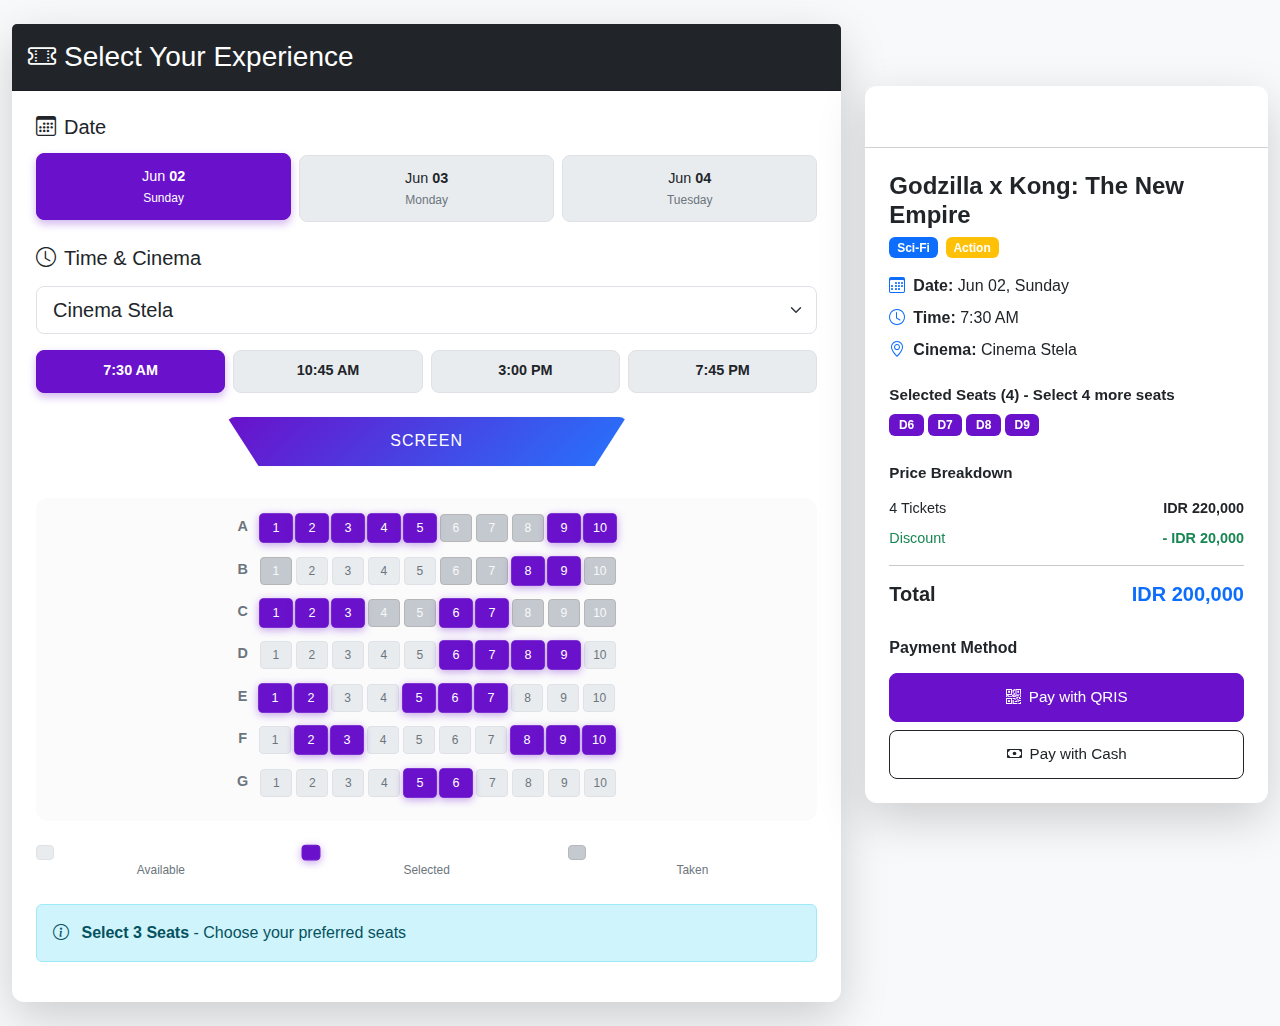
<file: index.html>
<!DOCTYPE html>
<html lang="en">
<head>
    <meta charset="UTF-8">
    <meta name="viewport" content="width=device-width, initial-scale=1.0">
    <title>Movie Ticket Booking</title>
    <!-- Bootstrap 5 CSS -->
    <link href="https://cdn.jsdelivr.net/npm/bootstrap@5.3.2/dist/css/bootstrap.min.css" rel="stylesheet">
    <!-- Bootstrap Icons -->
    <link rel="stylesheet" href="https://cdn.jsdelivr.net/npm/bootstrap-icons@1.11.0/font/bootstrap-icons.css">
    <!-- Custom CSS -->
    <link rel="stylesheet" href="styles.css">
</head>
<body>
    <div class="container-fluid py-4">
        <div class="row g-4 justify-content-center">
            <!-- Left Section - Seat Selection -->
            <div class="col-lg-8">
                <div class="card shadow-lg border-0">
                    <div class="card-header bg-dark text-white py-3">
                        <h3 class="mb-0"><i class="bi bi-ticket-perforated me-2"></i>Select Your Experience</h3>
                    </div>
                    <div class="card-body p-4">
                        
                        <!-- Date Selection -->
                        <div class="mb-4">
                            <h5 class="mb-3"><i class="bi bi-calendar3 me-2"></i>Date</h5>
                            <div class="row g-2">
                                <div class="col-4">
                                    <div class="date-card active" data-date="2024-06-02">
                                        <div class="date-header">Jun <strong>02</strong></div>
                                        <div class="date-day">sunday</div>
                                    </div>
                                </div>
                                <div class="col-4">
                                    <div class="date-card" data-date="2024-06-03">
                                        <div class="date-header">Jun <strong>03</strong></div>
                                        <div class="date-day">monday</div>
                                    </div>
                                </div>
                                <div class="col-4">
                                    <div class="date-card" data-date="2024-06-04">
                                        <div class="date-header">Jun <strong>04</strong></div>
                                        <div class="date-day">tuesday</div>
                                    </div>
                                </div>
                            </div>
                        </div>

                        <!-- Cinema and Time Selection -->
                        <div class="mb-4">
                            <h5 class="mb-3"><i class="bi bi-clock me-2"></i>Time & Cinema</h5>
                            <div class="row mb-3">
                                <div class="col-12">
                                    <select class="form-select form-select-lg">
                                        <option selected>Cinema Stela</option>
                                        <option>Cinema Plaza</option>
                                        <option>Cinema Mall</option>
                                    </select>
                                </div>
                            </div>
                            
                            <div class="row g-2">
                                <div class="col-6 col-md-3">
                                    <button class="btn btn-outline-primary w-100 time-btn active">
                                        <div class="fw-bold">7:30 AM</div>
                                    </button>
                                </div>
                                <div class="col-6 col-md-3">
                                    <button class="btn btn-outline-primary w-100 time-btn">
                                        <div class="fw-bold">10:45 AM</div>
                                    </button>
                                </div>
                                <div class="col-6 col-md-3">
                                    <button class="btn btn-outline-primary w-100 time-btn">
                                        <div class="fw-bold">3:00 PM</div>
                                    </button>
                                </div>
                                <div class="col-6 col-md-3">
                                    <button class="btn btn-outline-primary w-100 time-btn">
                                        <div class="fw-bold">7:45 PM</div>
                                    </button>
                                </div>
                            </div>
                        </div>

                        <!-- Screen -->
                        <div class="text-center mb-4">
                            <div class="screen-modern">
                                <div class="screen-label">SCREEN</div>
                            </div>
                        </div>
                        <!-- Seating Chart -->
                        <div class="seating-chart-modern mb-4">
                            <!-- Row A -->
                            <div class="row g-1 justify-content-center mb-2">
                                <div class="col-auto"><span class="row-label">A</span></div>
                                <div class="col-auto"><div class="seat selected" data-seat="A1">1</div></div>
                                <div class="col-auto"><div class="seat selected" data-seat="A2">2</div></div>
                                <div class="col-auto"><div class="seat selected" data-seat="A3">3</div></div>
                                <div class="col-auto"><div class="seat selected" data-seat="A4">4</div></div>
                                <div class="col-auto"><div class="seat selected" data-seat="A5">5</div></div>
                                <div class="col-auto"><div class="seat unavailable" data-seat="A6">6</div></div>
                                <div class="col-auto"><div class="seat unavailable" data-seat="A7">7</div></div>
                                <div class="col-auto"><div class="seat unavailable" data-seat="A8">8</div></div>
                                <div class="col-auto"><div class="seat selected" data-seat="A9">9</div></div>
                                <div class="col-auto"><div class="seat selected" data-seat="A10">10</div></div>
                            </div>
                            
                            <!-- Row B -->
                            <div class="row g-1 justify-content-center mb-2">
                                <div class="col-auto"><span class="row-label">B</span></div>
                                <div class="col-auto"><div class="seat unavailable" data-seat="B1">1</div></div>
                                <div class="col-auto"><div class="seat available" data-seat="B2">2</div></div>
                                <div class="col-auto"><div class="seat available" data-seat="B3">3</div></div>
                                <div class="col-auto"><div class="seat available" data-seat="B4">4</div></div>
                                <div class="col-auto"><div class="seat available" data-seat="B5">5</div></div>
                                <div class="col-auto"><div class="seat unavailable" data-seat="B6">6</div></div>
                                <div class="col-auto"><div class="seat unavailable" data-seat="B7">7</div></div>
                                <div class="col-auto"><div class="seat selected" data-seat="B8">8</div></div>
                                <div class="col-auto"><div class="seat selected" data-seat="B9">9</div></div>
                                <div class="col-auto"><div class="seat unavailable" data-seat="B10">10</div></div>
                            </div>
                            
                            <!-- Row C -->
                            <div class="row g-1 justify-content-center mb-2">
                                <div class="col-auto"><span class="row-label">C</span></div>
                                <div class="col-auto"><div class="seat selected" data-seat="C1">1</div></div>
                                <div class="col-auto"><div class="seat selected" data-seat="C2">2</div></div>
                                <div class="col-auto"><div class="seat selected" data-seat="C3">3</div></div>
                                <div class="col-auto"><div class="seat unavailable" data-seat="C4">4</div></div>
                                <div class="col-auto"><div class="seat unavailable" data-seat="C5">5</div></div>
                                <div class="col-auto"><div class="seat selected" data-seat="C6">6</div></div>
                                <div class="col-auto"><div class="seat selected" data-seat="C7">7</div></div>
                                <div class="col-auto"><div class="seat unavailable" data-seat="C8">8</div></div>
                                <div class="col-auto"><div class="seat unavailable" data-seat="C9">9</div></div>
                                <div class="col-auto"><div class="seat unavailable" data-seat="C10">10</div></div>
                            </div>
                            
                            <!-- Row D -->
                            <div class="row g-1 justify-content-center mb-2">
                                <div class="col-auto"><span class="row-label">D</span></div>
                                <div class="col-auto"><div class="seat available" data-seat="D1">1</div></div>
                                <div class="col-auto"><div class="seat available" data-seat="D2">2</div></div>
                                <div class="col-auto"><div class="seat available" data-seat="D3">3</div></div>
                                <div class="col-auto"><div class="seat available" data-seat="D4">4</div></div>
                                <div class="col-auto"><div class="seat available" data-seat="D5">5</div></div>
                                <div class="col-auto"><div class="seat available" data-seat="D6">6</div></div>
                                <div class="col-auto"><div class="seat available" data-seat="D7">7</div></div>
                                <div class="col-auto"><div class="seat available" data-seat="D8">8</div></div>
                                <div class="col-auto"><div class="seat available" data-seat="D9">9</div></div>
                                <div class="col-auto"><div class="seat available" data-seat="D10">10</div></div>
                            </div>
                            
                            <!-- Row E -->
                            <div class="row g-1 justify-content-center mb-2">
                                <div class="col-auto"><span class="row-label">E</span></div>
                                <div class="col-auto"><div class="seat selected" data-seat="E1">1</div></div>
                                <div class="col-auto"><div class="seat selected" data-seat="E2">2</div></div>
                                <div class="col-auto"><div class="seat available" data-seat="E3">3</div></div>
                                <div class="col-auto"><div class="seat available" data-seat="E4">4</div></div>
                                <div class="col-auto"><div class="seat selected" data-seat="E5">5</div></div>
                                <div class="col-auto"><div class="seat selected" data-seat="E6">6</div></div>
                                <div class="col-auto"><div class="seat selected" data-seat="E7">7</div></div>
                                <div class="col-auto"><div class="seat available" data-seat="E8">8</div></div>
                                <div class="col-auto"><div class="seat available" data-seat="E9">9</div></div>
                                <div class="col-auto"><div class="seat available" data-seat="E10">10</div></div>
                            </div>
                            
                            <!-- Row F -->
                            <div class="row g-1 justify-content-center mb-2">
                                <div class="col-auto"><span class="row-label">F</span></div>
                                <div class="col-auto"><div class="seat available" data-seat="F1">1</div></div>
                                <div class="col-auto"><div class="seat selected" data-seat="F2">2</div></div>
                                <div class="col-auto"><div class="seat selected" data-seat="F3">3</div></div>
                                <div class="col-auto"><div class="seat available" data-seat="F4">4</div></div>
                                <div class="col-auto"><div class="seat available" data-seat="F5">5</div></div>
                                <div class="col-auto"><div class="seat available" data-seat="F6">6</div></div>
                                <div class="col-auto"><div class="seat available" data-seat="F7">7</div></div>
                                <div class="col-auto"><div class="seat selected" data-seat="F8">8</div></div>
                                <div class="col-auto"><div class="seat selected" data-seat="F9">9</div></div>
                                <div class="col-auto"><div class="seat selected" data-seat="F10">10</div></div>
                            </div>
                            
                            <!-- Row G -->
                            <div class="row g-1 justify-content-center mb-2">
                                <div class="col-auto"><span class="row-label">G</span></div>
                                <div class="col-auto"><div class="seat available" data-seat="G1">1</div></div>
                                <div class="col-auto"><div class="seat available" data-seat="G2">2</div></div>
                                <div class="col-auto"><div class="seat available" data-seat="G3">3</div></div>
                                <div class="col-auto"><div class="seat available" data-seat="G4">4</div></div>
                                <div class="col-auto"><div class="seat selected" data-seat="G5">5</div></div>
                                <div class="col-auto"><div class="seat selected" data-seat="G6">6</div></div>
                                <div class="col-auto"><div class="seat available" data-seat="G7">7</div></div>
                                <div class="col-auto"><div class="seat available" data-seat="G8">8</div></div>
                                <div class="col-auto"><div class="seat available" data-seat="G9">9</div></div>
                                <div class="col-auto"><div class="seat available" data-seat="G10">10</div></div>
                            </div>
                        </div>

                        <!-- Seat Legend -->
                        <div class="row g-3 text-center mb-4">
                            <div class="col-4">
                                <div class="seat-legend">
                                    <div class="seat available small me-2"></div>
                                    <span class="small">Available</span>
                                </div>
                            </div>
                            <div class="col-4">
                                <div class="seat-legend">
                                    <div class="seat selected small me-2"></div>
                                    <span class="small">Selected</span>
                                </div>
                            </div>
                            <div class="col-4">
                                <div class="seat-legend">
                                    <div class="seat unavailable small me-2"></div>
                                    <span class="small">Taken</span>
                                </div>
                            </div>
                        </div>

                        <div class="alert alert-info">
                            <i class="bi bi-info-circle me-2"></i>
                            <strong>Select 3 Seats</strong> - Choose your preferred seats
                        </div>
                    </div>
                </div>
            </div>
            
            <!-- Right Section - Movie Details and Booking -->
            <div class="col-lg-4">
                <div class="card shadow-lg border-0 sticky-top">
                    <div class="card-header bg-gradient text-white py-3" style="background: linear-gradient(135deg, #667eea 0%, #764ba2 100%);">
                        <h4 class="mb-0"><i class="bi bi-film me-2"></i>Booking Summary</h4>
                    </div>
                    <div class="card-body p-4">
                        <!-- Movie Info -->
                        <div class="movie-info-modern mb-4">
                            <h4 class="fw-bold text-dark mb-2">Godzilla x Kong: The New Empire</h4>
                            <div class="d-flex gap-2 mb-3">
                                <span class="badge bg-primary">Sci-Fi</span>
                                <span class="badge bg-warning">Action</span>
                            </div>
                            <div class="movie-details">
                                <p class="mb-2"><i class="bi bi-calendar3 me-2 text-primary"></i><strong>Date:</strong> Jun 02, Sunday</p>
                                <p class="mb-2"><i class="bi bi-clock me-2 text-primary"></i><strong>Time:</strong> 7:30 AM</p>
                                <p class="mb-2"><i class="bi bi-geo-alt me-2 text-primary"></i><strong>Cinema:</strong> Cinema Stela</p>
                            </div>
                        </div>

                        <!-- Selected Seats -->
                        <div class="selected-seats mb-4">
                            <h6 class="fw-bold mb-2">Selected Seats</h6>
                            <div class="seat-pills">
                                <span class="badge bg-success me-1 mb-1">B02</span>
                                <span class="badge bg-success me-1 mb-1">B03</span>
                                <span class="badge bg-success me-1 mb-1">B04</span>
                                <span class="badge bg-success me-1 mb-1">B05</span>
                            </div>
                        </div>

                        <!-- Price Breakdown -->
                        <div class="price-breakdown-modern mb-4">
                            <h6 class="fw-bold mb-3">Price Breakdown</h6>
                            <div class="price-item d-flex justify-content-between mb-2">
                                <span>4 Tickets</span>
                                <span class="fw-bold">IDR 220,000</span>
                            </div>
                            <div class="price-item d-flex justify-content-between mb-2 text-success">
                                <span>Discount</span>
                                <span class="fw-bold">- IDR 20,000</span>
                            </div>
                            <hr>
                            <div class="price-total d-flex justify-content-between">
                                <span class="h5 fw-bold">Total</span>
                                <span class="h5 fw-bold text-primary">IDR 200,000</span>
                            </div>
                        </div>

                        <!-- Payment Options -->
                        <div class="payment-options-modern">
                            <h6 class="fw-bold mb-3">Payment Method</h6>
                            <div class="d-grid gap-2">
                                <button class="btn btn-primary btn-lg">
                                    <i class="bi bi-qr-code me-2"></i>Pay with QRIS
                                </button>
                                <button class="btn btn-outline-dark btn-lg">
                                    <i class="bi bi-cash me-2"></i>Pay with Cash
                                </button>
                            </div>
                        </div>
                    </div>
                </div>
            </div>
        </div>
    </div>

    <!-- Bootstrap 5 JS -->
    <script src="https://cdn.jsdelivr.net/npm/bootstrap@5.3.2/dist/js/bootstrap.bundle.min.js"></script>
    <script src="script.js"></script>
</body>
</html>
</file>
<file: styles.css>
/* Modern Movie Booking Interface with Bootstrap 5 */

:root {
    --primary-color: #6a11cb; /* Purple from image for selected items */
    --secondary-color: #2575fc; /* Blue for gradients if needed */
    --light-gray-bg: #f8f9fa; /* Light background for page */
    --card-bg: #ffffff; /* White for cards */
    --text-color: #212529; /* Dark text */
    --text-muted-color: #6c757d; /* Muted text */
    --seat-available-bg: #e9ecef;
    --seat-available-border: #dee2e6;
    --seat-unavailable-bg: #adb5bd;
    --seat-selected-bg: var(--primary-color);
    --screen-bg: linear-gradient(135deg, #6a11cb 0%, #2575fc 100%); /* Purple gradient for screen */
}

body {
    background-color: var(--light-gray-bg); /* Cleaner background */
    font-family: 'Segoe UI', 'Helvetica Neue', Arial, sans-serif; /* Modern font stack */
    color: var(--text-color);
    min-height: 100vh;
    display: flex;
    flex-direction: column;
}

.main-content {
    flex: 1;
}

/* Navbar adjustments */
.navbar {
    background-color: var(--card-bg) !important; /* White navbar */
    box-shadow: 0 2px 4px rgba(0,0,0,0.05);
}
.navbar .navbar-brand, .navbar .nav-link {
    color: var(--text-color) !important;
}
.navbar .nav-link.active {
    font-weight: 600;
    color: var(--primary-color) !important;
}
.navbar .nav-link:hover {
    color: var(--primary-color) !important;
}


/* General Card Styling */
.card {
    background-color: var(--card-bg);
    border: none; /* Remove default border */
    border-radius: 12px; /* Softer corners */
    box-shadow: 0 4px 12px rgba(0,0,0,0.08); /* Softer shadow */
}

.section-title {
    font-weight: 600;
    color: var(--text-color);
    margin-bottom: 1rem; /* Consistent spacing */
}

/* Date Selection Cards */
.date-card {
    background-color: var(--seat-available-bg); /* Light grey for inactive */
    border: 1px solid var(--seat-available-border);
    border-radius: 8px; /* Match image */
    padding: 0.75rem 1rem;
    text-align: center;
    cursor: pointer;
    transition: all 0.2s ease-in-out;
    min-width: 100px; /* Ensure decent width */
}

.date-card:hover {
    border-color: var(--primary-color);
    transform: translateY(-2px);
}

.date-card.active {
    background-color: var(--primary-color);
    border-color: var(--primary-color);
    color: white;
    transform: translateY(-2px);
    box-shadow: 0 4px 8px rgba(106, 17, 203, 0.3);
}
.date-card.active .date-header, .date-card.active .date-day {
    color: white;
}

.date-header {
    font-size: 0.9rem;
    font-weight: 500;
    margin-bottom: 0.1rem;
    color: var(--text-color);
}
.date-header strong {
    font-weight: 700;
}

.date-day {
    font-size: 0.75rem;
    color: var(--text-muted-color);
    text-transform: capitalize;
}

/* Time Buttons */
.time-btn {
    background-color: var(--seat-available-bg);
    border: 1px solid var(--seat-available-border);
    color: var(--text-color);
    border-radius: 8px;
    padding: 0.6rem 1rem;
    font-size: 0.9rem;
    transition: all 0.2s ease-in-out;
}

.time-btn:hover {
    border-color: var(--primary-color);
    transform: translateY(-2px);
}

.time-btn.active {
    background-color: var(--primary-color);
    border-color: var(--primary-color);
    color: white;
    box-shadow: 0 4px 8px rgba(106, 17, 203, 0.3);
}

/* Screen Styling */
.screen-modern {
    margin: 1.5rem auto 2rem auto; /* Adjusted margin */
    width: 60%; /* Match image proportion */
    max-width: 300px;
}

.screen-label {
    background: var(--screen-bg); /* Purple gradient */
    color: white;
    padding: 0.6rem 1.5rem; /* Adjusted padding */
    border-radius: 6px 6px 0 0; /* Top rounded corners, flat bottom for screen shape */
    font-size: 0.9rem;
    font-weight: 500;
    letter-spacing: 1px;
    text-align: center;
    display: block; /* Make it block to control width via parent */
    box-shadow: 0 2px 8px rgba(0,0,0,0.1);
    clip-path: polygon(0% 0%, 100% 0%, 90% 100%, 10% 100%); /* Trapezoid shape */
}
/* Remove ::after for screen-label as it complicates the trapezoid */


/* Seat Styling */
.seating-chart-modern {
    display: flex;
    flex-direction: column;
    align-items: center; /* Center rows */
    gap: 0.4rem; /* Space between rows */
    max-width: 100%;
    margin: 0 auto;
    padding: 1rem;
    background: rgba(248, 249, 250, 0.6);
    border-radius: 12px;
    overflow-x: auto; /* Allow horizontal scroll if needed */
}

.seat-row {
    display: flex;
    gap: 0.25rem; /* Reduced gap between seats */
    align-items: center;
    justify-content: center;
    min-width: fit-content;
}
.seat {
    width: clamp(24px, 3vw, 32px); /* Responsive width */
    height: clamp(20px, 2.5vw, 28px); /* Responsive height */
    border-radius: 4px; /* Less rounded */
    display: flex;
    align-items: center;
    justify-content: center;
    font-size: clamp(0.6rem, 1.2vw, 0.75rem); /* Responsive font size */
    font-weight: 500;
    cursor: pointer;
    transition: all 0.2s ease-in-out;
    border: 1px solid var(--seat-available-border);
    background-color: var(--seat-available-bg);
    color: var(--text-muted-color);
    flex-shrink: 0; /* Prevent shrinking */
}

.seat-gap {
    width: clamp(8px, 1.5vw, 16px); /* Responsive gap width */
    flex-shrink: 0;
}

.seat:hover:not(.unavailable):not(.selected) {
    border-color: var(--primary-color);
    background-color: #d9d2e9; /* Lighter purple on hover */
    transform: scale(1.05);
}
.seat.selected {
    background-color: var(--seat-selected-bg);
    border-color: var(--primary-color);
    color: white;
    box-shadow: 0 2px 8px rgba(106, 17, 203, 0.4);
    transform: scale(1.05);
}
.seat.unavailable {
    background-color: var(--seat-unavailable-bg);
    border-color: #999;
    color: #f8f9fa;
    cursor: not-allowed;
    opacity: 0.7;
}
.seat.small { /* For legend */
    width: 18px;
    height: 15px;
    font-size: 0.6rem;
}

.row-label {
    width: clamp(18px, 2.5vw, 24px); /* Responsive label width */
    font-weight: 600;
    color: var(--text-muted-color);
    font-size: clamp(0.75rem, 1.5vw, 0.9rem);
    text-align: center;
    margin-right: 0.5rem;
}

/* Seat Legend */
.seat-legend-container {
    padding: 0.5rem 0;
    border-top: 1px solid #eee;
    margin-top: 1.5rem;
}
.seat-legend {
    font-size: 0.85rem;
    color: var(--text-muted-color);
}

/* Enhanced responsiveness for different screen sizes */
@media (max-width: 1200px) {
    .seating-chart-modern {
        padding: 0.75rem;
        gap: 0.3rem;
    }
}

@media (max-width: 991px) {
    .navbar-collapse {
        text-align: center;
    }
    
    .navbar-nav {
        align-items: center;
    }
}

@media (max-width: 768px) {
    .seating-chart-modern {
        padding: 0.5rem;
        gap: 0.25rem;
        background: transparent; /* Remove background on mobile for cleaner look */
    }
    
    .seat-row {
        gap: 0.2rem;
    }
    
    .row-label {
        margin-right: 0.3rem;
    }
}

@media (max-width: 576px) {
    .seating-chart-modern {
        padding: 0.25rem;
    }
    
    .seat-row {
        gap: 0.15rem;
    }
}

@media (max-width: 480px) {
    .seating-chart-modern {
        padding: 0.25rem 0;
        overflow-x: auto;
        -webkit-overflow-scrolling: touch;
    }
    
    .seat-row {
        min-width: max-content;
        padding: 0 0.5rem;
    }
    
    .seat {
        min-width: 22px;
        min-height: 18px;
    }
    
    .row-label {
        min-width: 16px;
        margin-right: 0.25rem;
    }
}

/* Screen responsive adjustments */
.screen-modern {
    margin: 1.5rem auto 2rem auto;
    width: clamp(50%, 400px, 80%); /* More responsive screen width */
    max-width: 500px;
}

.screen-label {
    background: var(--screen-bg);
    color: white;
    padding: clamp(0.5rem, 2vw, 0.8rem) clamp(1rem, 4vw, 2rem);
    border-radius: 8px 8px 0 0;
    font-size: clamp(0.8rem, 1.5vw, 1rem);
    font-weight: 500;
    letter-spacing: 1px;
    text-align: center;
    display: block;
    box-shadow: 0 2px 8px rgba(0,0,0,0.15);
    clip-path: polygon(0% 0%, 100% 0%, 92% 100%, 8% 100%);
}

/* Remove default Bootstrap focus outline and use custom if needed */
.btn:focus, .form-control:focus, .form-select:focus {
    box-shadow: 0 0 0 0.2rem rgba(106, 17, 203, 0.25); /* Purple focus glow */
}

/* Ensure sticky top works well with navbar */
.sticky-top {
    top: calc(var(--navbar-height, 70px) + 1rem); /* Adjust based on actual navbar height */
}
/* Add a class to body or html to set navbar height if dynamic */
:root {
    --navbar-height: 70px; /* Default, can be updated by JS if navbar height is dynamic */
}

/* Add a bit more space for the main content from the navbar */
.main-content {
    padding-top: 1rem;
}

/* Ensure the footer is at the bottom */
html, body {
    height: 100%;
}

/* Booking Summary Card */
.booking-summary-card .card-body {
    padding: 1.5rem; /* Consistent padding */
}
.movie-info-summary h5 {
    font-size: 1.1rem; /* Slightly smaller title */
    font-weight: 600;
}
.movie-info-summary .badge {
    font-size: 0.75rem;
    padding: 0.3rem 0.6rem;
    background-color: #e9ecef !important; /* Light grey badges */
    color: #495057 !important; /* Darker text for badges */
    border: none;
}
#booking-date-time {
    font-size: 0.85rem;
}
.selected-seats h6, .price-breakdown-modern h6 {
    font-size: 0.95rem;
    font-weight: 600;
    color: var(--text-color);
}
.seat-pills .badge {
    background-color: var(--seat-selected-bg) !important; /* Purple for selected seat pills */
    color: white !important;
    font-size: 0.75rem;
    padding: 0.3rem 0.6rem;
}
.price-item, .price-total {
    font-size: 0.9rem;
}
.price-total {
    color: var(--text-color);
}
#total-price {
    color: var(--primary-color); /* Purple total price */
}

/* Payment Buttons */
.payment-options-modern .btn {
    border-radius: 8px;
    padding: 0.75rem 1rem;
    font-weight: 500;
    font-size: 0.95rem;
}
.payment-options-modern .btn-primary {
    background-color: var(--primary-color);
    border-color: var(--primary-color);
}
.payment-options-modern .btn-primary:hover {
    background-color: #520ead; /* Darker purple on hover */
    border-color: #520ead;
}
.payment-options-modern .btn-outline-primary {
    color: var(--primary-color);
    border-color: var(--primary-color);
}
.payment-options-modern .btn-outline-primary:hover {
    background-color: var(--primary-color);
    color: white;
}


/* Footer */
.footer {
    background-color: #1c1c1c; /* Darker footer */
    font-size: 0.9rem;
}
.footer h6 {
    font-weight: 600;
    letter-spacing: 0.5px;
}
.footer a {
    text-decoration: none;
}
.footer a:hover {
    text-decoration: underline;
    color: #aaa !important;
}
.footer .btn-outline-light {
    border-color: #555;
    color: #ccc;
}
.footer .btn-outline-light:hover {
    border-color: #777;
    background-color: #333;
    color: white;
}

/* Utility for main title */
.movie-title {
    color: var(--text-color);
    font-weight: 700; /* Bolder title */
}

/* Responsive adjustments */
@media (max-width: 768px) {
    .movie-title {
        font-size: 1.8rem; /* Smaller title on mobile */
    }
    .date-selection-row, .time-selection-row {
        display: grid;
        grid-template-columns: repeat(auto-fit, minmax(90px, 1fr)); /* Better wrapping */
        gap: 0.5rem;
    }
    .seat {
        width: 26px;
        height: 22px;
        font-size: 0.6rem;
    }
    .row-label {
        font-size: 0.75rem;
    }
    .screen-modern {
        width: 80%;
    }
}
</file>
